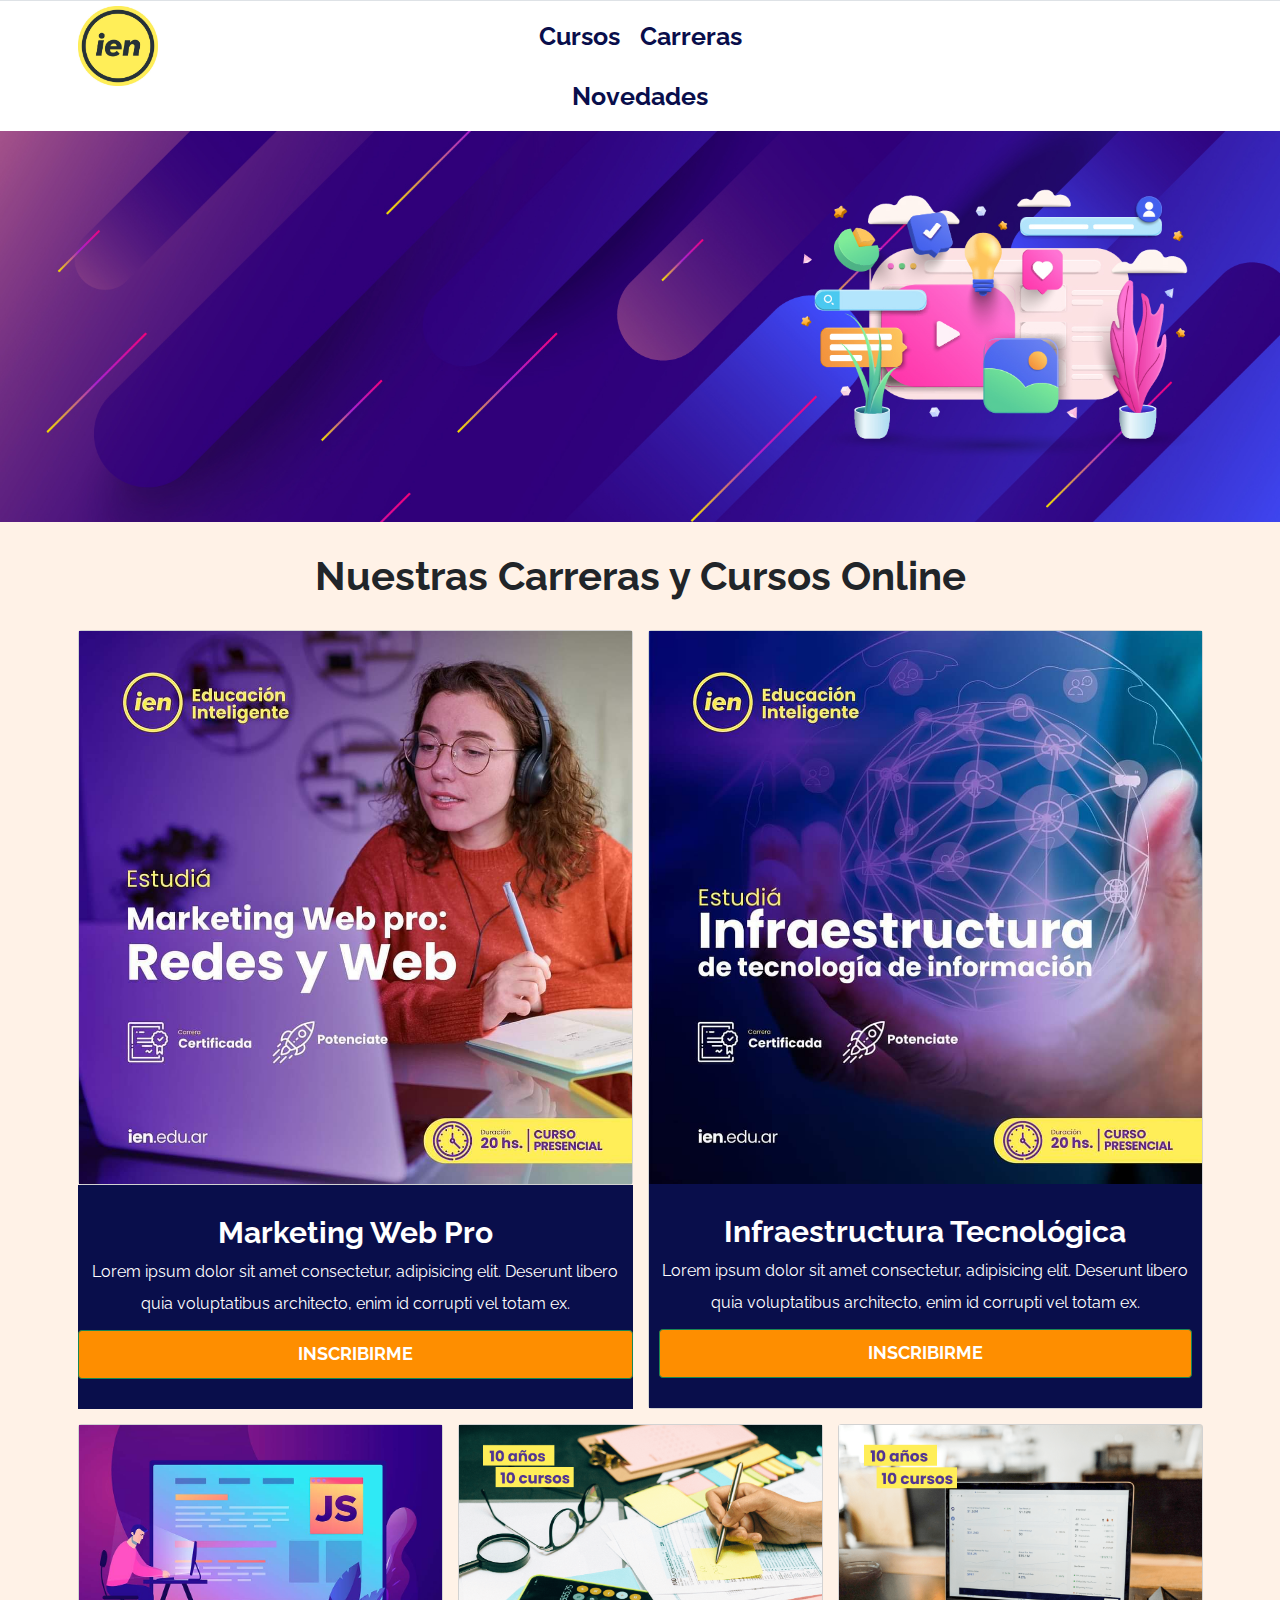
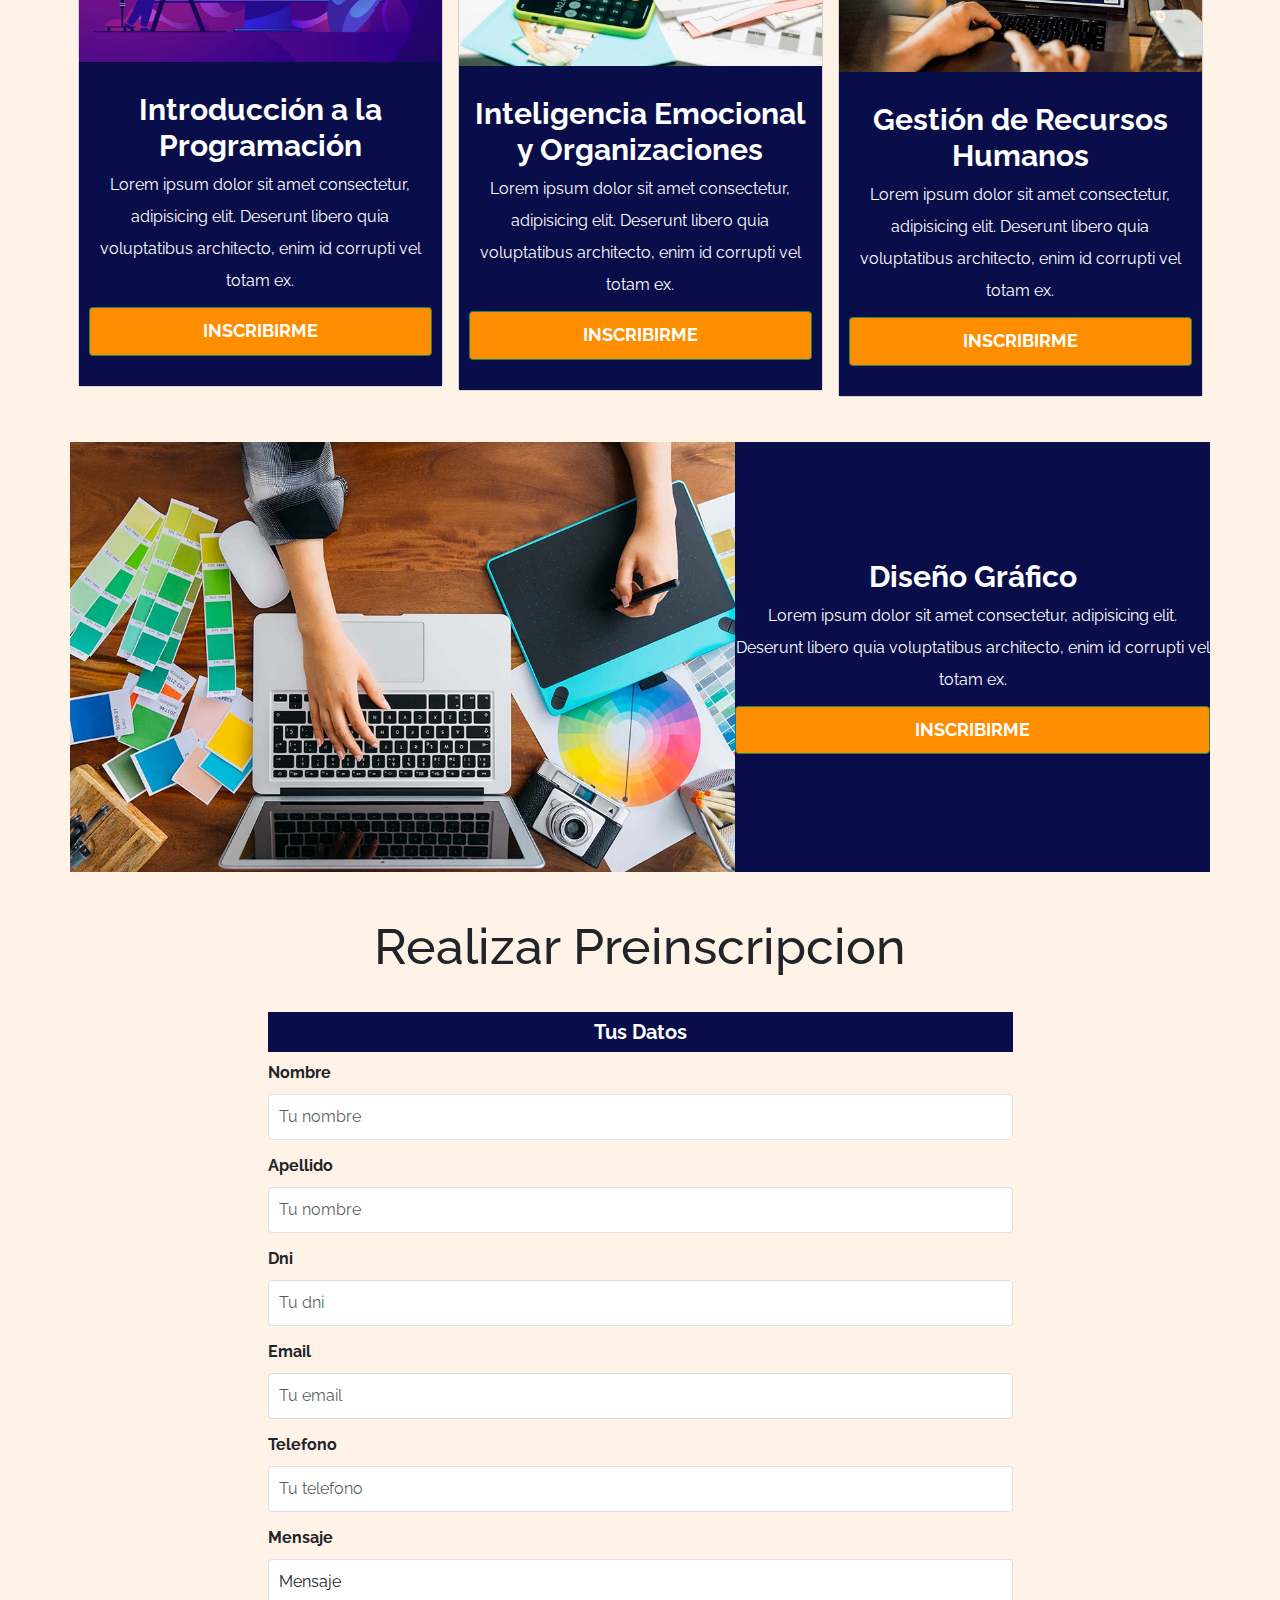
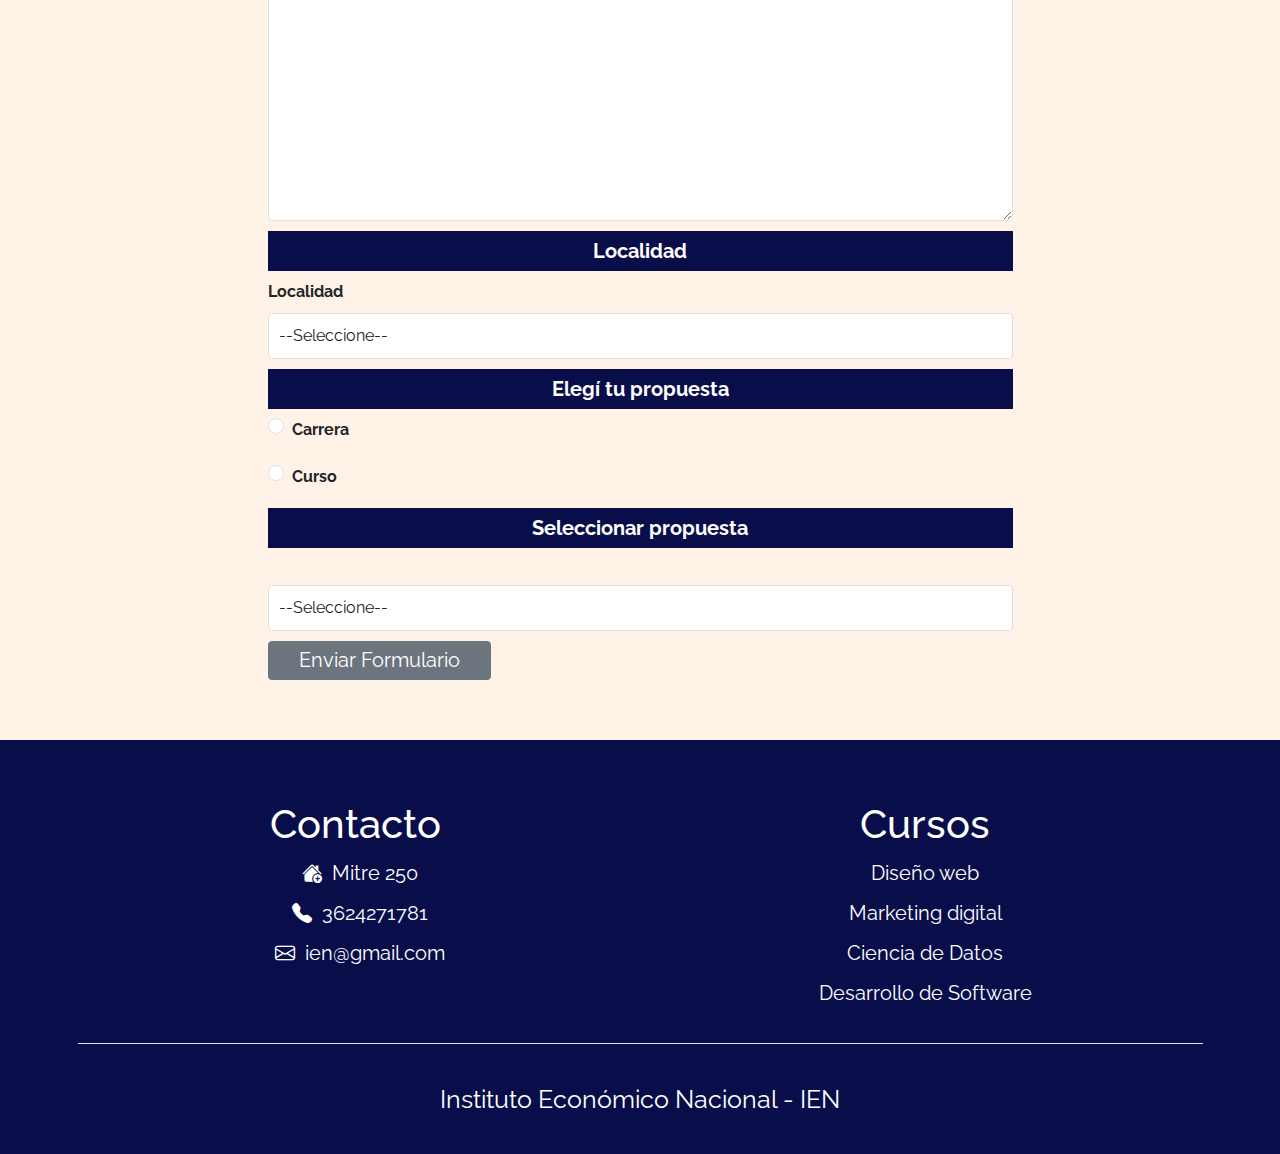
<file: index.html>
<!DOCTYPE html>
<html lang="en">
<head>
    <meta charset="UTF-8">
    <meta name="viewport" content="width=device-width, initial-scale=1.0">
    <title>Inicio</title>
    <link rel="preconnect" href="https://fonts.gstatic.com" crossorigin>
    <link href="https://fonts.googleapis.com/css2?family=Playfair+Display:wght@700&family=Raleway:wght@400;700;900&display=swap" rel="stylesheet">
    <link rel="stylesheet" href="https://cdn.jsdelivr.net/npm/bootstrap-icons@1.11.1/font/bootstrap-icons.css">
    <link rel="stylesheet" href="https://cdn.jsdelivr.net/npm/bootstrap@5.3.2/dist/css/bootstrap.min.css">
    <link rel="stylesheet" href="css/app.css">
</head>
<body>

    <nav class="bg-white border-top">
        <div class="container-xl py-2">
            <div class="row">
                <div class="col-md-4">
                    <a href="index.html">
                        <img class="img-banner" src="img/logo2.png" width="80px" alt="imagen logo">
                    </a>
                </div>
                <div class="col-md-4 d-flex justify-content-around align-items-center">
                    <ul class="nav flex-column flex-md-row justify-content-center">
                        <li class="nav-item">
                            <a class="nav-link fs-1 fw-bold text-primary" href="">Cursos</a>
                        </li>
                        <li class="nav-item">
                            <a class="nav-link fs-1 fw-bold text-primary" href="">Carreras</a>
                        </li>
                        <li class="nav-item">
                            <a class="nav-link fs-1 fw-bold text-primary" href="">Novedades</a>
                        </li>
                    </ul>
                </div>
                <div class="col-md-4">
    
                </div>
    
            </div>
        </div>
    </nav>
    

      <img class="banner d-none d-md-block img-fluid" src="img/banner.jpg" class="img-fluid" height="400px" width="100%" alt="imagen principal">

      <main class="container-xl">
        <h2 class="text-center my-5 fw-bold">Nuestras Carreras y Cursos Online</h2>

        <div class="row">
            <div class="col-md-6 mb-4">
                <div class="">
                    <a class="card" href="marketing.html">
                        <img class="categoria" src="img/curso1.jpg"" alt="imagen producto">
                    </a> 
                </div>
                                 
                    <div class="card-body text-center bg-primary text-white py-5">
                        <a class="text-decoration-none text-white" href="infreaestructura.html"><h3 class="fw-bold">Marketing Web Pro</h3></a>
                        <p>Lorem ipsum dolor sit amet consectetur, adipisicing elit. Deserunt libero quia voluptatibus architecto, enim id corrupti vel totam ex.</p>
                        <a class="btn btn-success fw-bold fs-3 py-3 text-uppercase d-block" href="marketing.html">Inscribirme</a>
                    </div>

            </div>
            <div class="col-md-6 mb-4">
                <div class="card">
                    <img src="img/curso2.jpg" alt="imagen producto">

                    <div class="card-body text-center bg-primary text-white py-5">
                        <a class="text-decoration-none text-white" href="infreaestructura.html"><h3 class="fw-bold">Infraestructura Tecnológica</h3></a>
                        <p>Lorem ipsum dolor sit amet consectetur, adipisicing elit. Deserunt libero quia voluptatibus architecto, enim id corrupti vel totam ex.</p>
                        <a class="btn btn-success fw-bold fs-3 py-3 text-uppercase d-block" href="infreaestructura.html">Inscribirme</a>
                    </div>

                </div>
            </div>
        </div>

        <div class="row">
            <div class="col-md-4 mb-4">
                <div class="card">
                    <img src="img/curso5.jpg" alt="imagen producto">

                    <div class="card-body text-center bg-primary text-white py-5">
                        <a class="text-decoration-none text-white" href="programacion.html"><h3 class="fw-bold">Introducción a la Programación</h3></a>
                        <p>Lorem ipsum dolor sit amet consectetur, adipisicing elit. Deserunt libero quia voluptatibus architecto, enim id corrupti vel totam ex.</p>
                        <a class="btn btn-success fw-bold fs-3 py-3 text-uppercase d-block" href="programacion.html">Inscribirme</a>
                    </div>

                </div>
            </div>
            <div class="col-md-4 mb-4">
                <div class="card">
                    <img src="img/curso10.png" alt="imagen producto">

                    <div class="card-body text-center bg-primary text-white py-5">
                        <a class="text-decoration-none text-white" href="iemocional.html"><h3 class="fw-bold">Inteligencia Emocional y Organizaciones</h3></a>
                        <p>Lorem ipsum dolor sit amet consectetur, adipisicing elit. Deserunt libero quia voluptatibus architecto, enim id corrupti vel totam ex.</p>
                        <a class="btn btn-success fw-bold fs-3 py-3 text-uppercase d-block" href="iemocional.html">Inscribirme</a>
                    </div>
                </div>
            </div>
            <div class="col-md-4 mb-4">
                <div class="card">
                    <img src="img/curso11.png" alt="imagen producto">

                    <div class="card-body text-center bg-primary text-white py-5">
                        <a class="text-decoration-none text-white" href="rhumanos.html"><h3 class="fw-bold">Gestión de Recursos Humanos</h3></a>
                        <p>Lorem ipsum dolor sit amet consectetur, adipisicing elit. Deserunt libero quia voluptatibus architecto, enim id corrupti vel totam ex.</p>
                        <a class="btn btn-success fw-bold fs-3 py-3 text-uppercase d-block" href="rhumanos.html">Inscribirme</a>
                    </div>

                </div>
            </div>

            <div class="row g-0 pt-5 mb-4"> <!--G-0 es para eliminar el espacio entre las columnas -->
              <div class="col-md-7 producto">
                  <img class="img-fluid curso" src="img/curso4.jpg" alt=" imagen curso1">
              </div>
              <div class="col-md-5 bg-primary text-center text-white d-flex flex-column justify-content-center">
                <a class="text-decoration-none text-white" href="diseñografico.html"><h3 class="fw-bold">Diseño Gráfico</h3></a>
                  <p>Lorem ipsum dolor sit amet consectetur, adipisicing elit. Deserunt libero quia voluptatibus architecto, enim id corrupti vel totam ex.</p>
                  <a class="btn btn-success fw-bold fs-3 py-3 text-uppercase" href="diseñografico.html">Inscribirme</a>
              </div>
          </div>
        </div>

    </main>

    <section class="container-xl pb-5">
      <h1 class="text-center py-5">Realizar Preinscripcion</h1>

      <div class="row justify-content-center">
        <form class="col-md-8" action="">
            <fieldset>
                <legend class="bg-primary text-center text-white fs-2 fw-bold">Tus Datos</legend>

                <div class="mb-3">
                    <label class="form-label fw-bold" for="nombre">Nombre</label>
                    <input type="text" class="form-control" id="nombre" placeholder="Tu nombre">
                </div>
                <div class="mb-3">
                    <label class="form-label fw-bold" for="nombre">Apellido</label>
                    <input type="text" class="form-control" id="nombre" placeholder="Tu nombre">
                </div>
                <div class="mb-3">
                    <label class="form-label fw-bold" for="asunto">Dni</label>
                    <input type="tel" class="form-control" id="asunto" placeholder="Tu dni">
                </div>
                <div class="mb-3">
                    <label class="form-label fw-bold" for="email">Email</label>
                    <input type="email" class="form-control" id="email" placeholder="Tu email">
                </div>
                <div class="mb-3">
                    <label class="form-label fw-bold" for="tel">Telefono</label>
                    <input type="tel" class="form-control" id="tel" placeholder="Tu telefono">
                </div>
                <div class="mb-3">
                    <label class="form-label fw-bold" for="tel">Mensaje</label>
                    <textarea class="form-control" name="" id="mensaje" cols="30" rows="10">Mensaje</textarea>
                </div>
            </fieldset>

            <fieldset>
                <legend class="bg-primary text-center text-white fs-2 fw-bold">Localidad</legend>
                <div class="mb-3">
                    <label class="form-label fw-bold" for="localidad">Localidad</label>
                    <select class="form-control" name="" id="localidad">
                        <option value="">--Seleccione--</option>
                        <option value="SP">Saenz Peña</option>
                        <option value="RS">Resistencia</option>
                        <option value="VA">Villa Angela</option>
                        <option value="VB">Villa Berthet</option>
                    </select>
                </div>
            </fieldset>

            <fieldset>
                <legend class="bg-primary text-center text-white fs-2 fw-bold">Elegí tu propuesta</legend>
                
                <div class="mb-3 form-check">
                    <label class="form-label fw-bold" for="cliente">Carrera</label>
                    <input name="tipo" type="radio" class="form-check-input" id="tel">
                </div>
                <!--Name es para relacionar los dos checkbutton y no se pueda seleccionar los 2 juntos-->
                <div class="mb-3 form-check">
                    <label class="form-label fw-bold" for="preveedor">Curso</label>
                    <input name="tipo" type="radio" class="form-check-input" id="proveedor">
                </div>
            </fieldset>

            <fieldset>
                <legend class="bg-primary text-center text-white fs-2 fw-bold">Seleccionar propuesta</legend>
                <div class="mb-3">
                    <label class="form-label fw-bold" for="localidad"></label>
                    <select class="form-control" name="" id="localidad">
                        <option value="">--Seleccione--</option>
                        <option value="SP">Desarrollo de Software</option>
                        <option value="RS">Marketing y redes sociales</option>
                        <option value="VA">Administración y logística</option>
                        <option value="VB">Informatica y redes</option>
                    </select>
                </div>
            </fieldset>

            <div class="d-grid d-md-flex">
                <input type="submit" class="btn btn-secondary fs-2 px-5" value="Enviar Formulario">
            </div>
            
        </form>

    </div>
    </section>

    <footer class="pt-5 mt-5 bg-primary">
        <div class="container-xl mt-5">
            <div class="row ">
                <div class="col-md-6 mb-4 mb-md-0 text-center text-white">
                    <h2 class="mb-2">Contacto</h2>
                    <nav class="d-flex flex-column fs-2">
                        <a class="text-decoration-none text-white" href="#"><i class="bi bi-house-add-fill px-3"></i>Mitre 250</a>
                        <a class="text-decoration-none text-white" href="#"><i class="bi bi-telephone-fill px-3"></i>3624271781</a>
                        <a class="text-decoration-none text-white" href="#"><i class="bi bi-envelope px-3"></i>ien@gmail.com</a>
                    </nav>
                </div>
                <div class="col-md-6 mb-4 mb-md-0 text-center text-white">
                    <h2 class="mb-2">Cursos</h2>
                    <nav class="d-flex flex-column fs-2">
                        <a class="text-decoration-none text-white" href="#">Diseño web</a>
                        <a class="text-decoration-none text-white" href="#">Marketing digital</a>
                        <a class="text-decoration-none text-white" href="#">Ciencia de Datos</a>
                        <a class="text-decoration-none text-white" href="#">Desarrollo de Software</a>
                    </nav>
                </div>
            </div> 
            <p class="p-5 text-white text-center fs-1 mt-5 mb-0 border-top">Instituto Económico Nacional - IEN</p>
        </div>
    </footer>

    <script src="https://cdn.jsdelivr.net/npm/bootstrap@5.3.2/dist/js/bootstrap.bundle.min.js"></script>
</body>
</html>
</file>
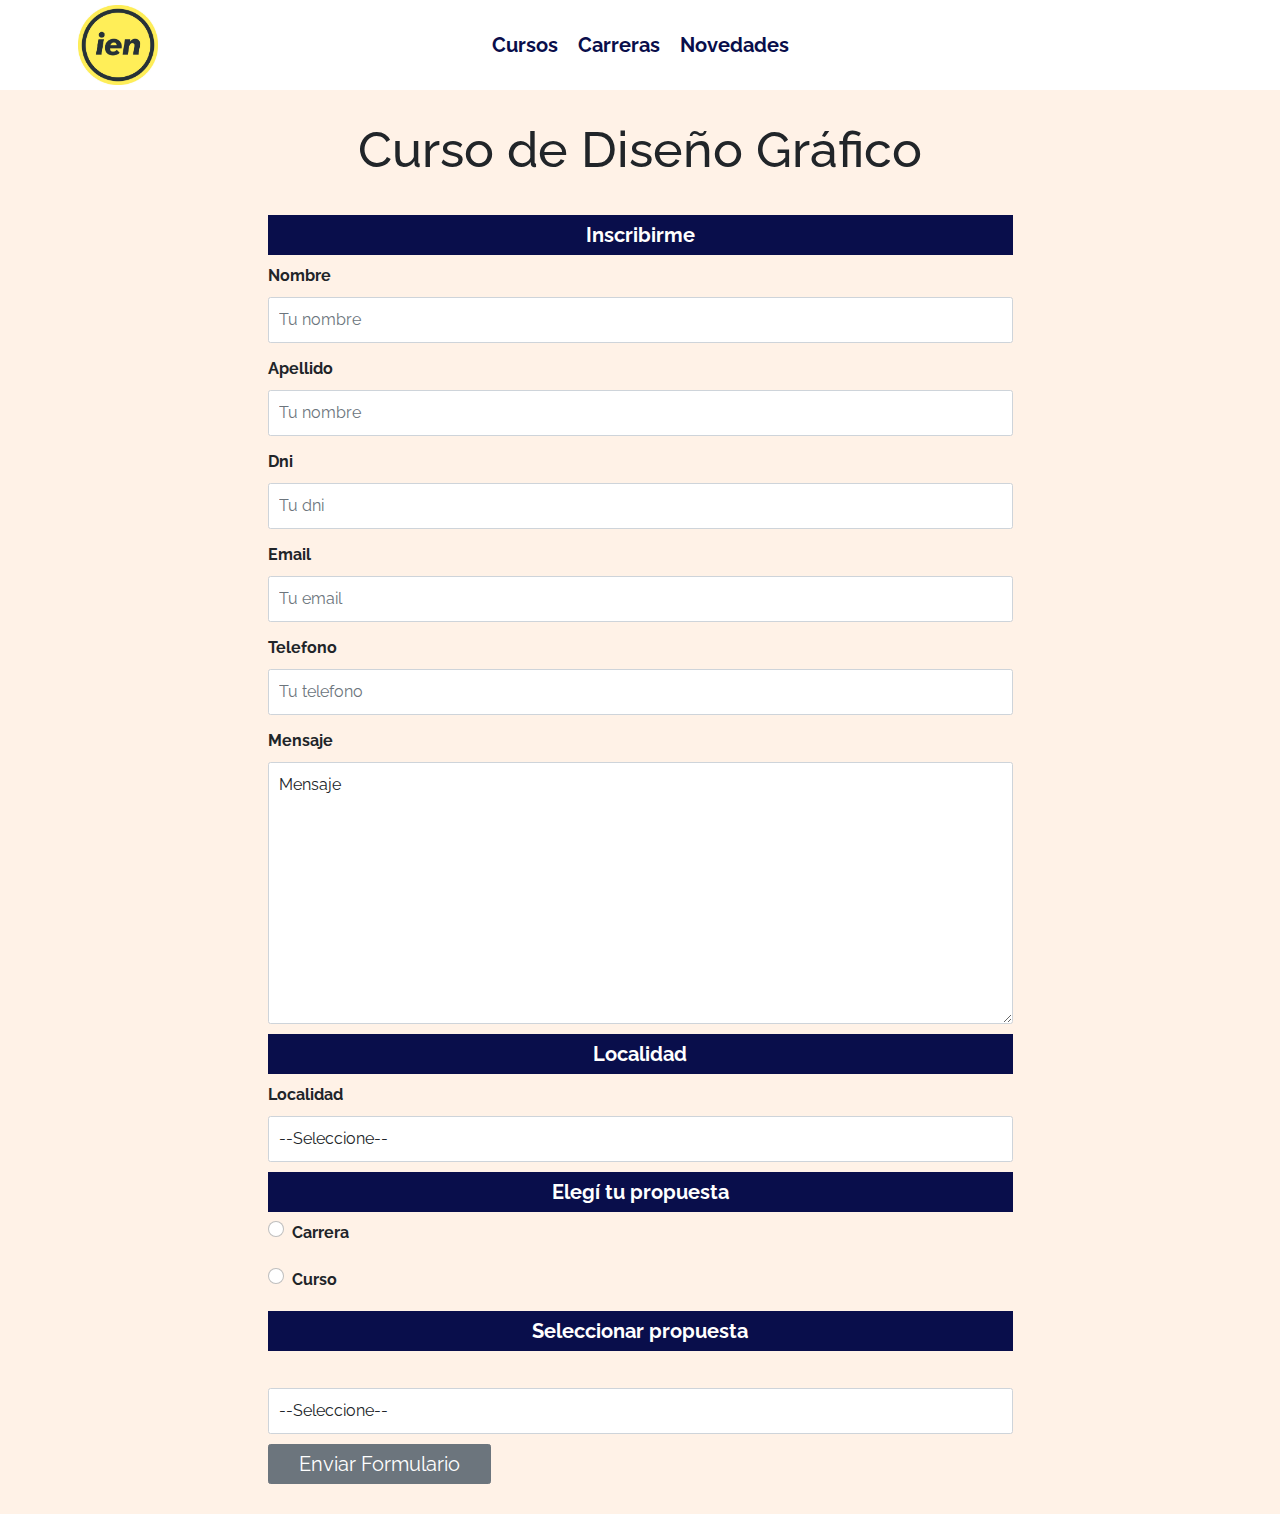
<file: diseñografico.html>
<!DOCTYPE html>
<html lang="en">
<head>
    <meta charset="UTF-8">
    <meta name="viewport" content="width=device-width, initial-scale=1.0">
    <title>Ecomerce</title>
    <link rel="preconnect" href="https://fonts.googleapis.com">
    <link rel="preconnect" href="https://fonts.gstatic.com" crossorigin>
    <link href="https://fonts.googleapis.com/css2?family=Playfair+Display:wght@700&family=Raleway:wght@400;700;900&display=swap" rel="stylesheet">
    <link rel="stylesheet" href="css/bootstrap.min.css">
    <link rel="stylesheet" href="css/app.css">
</head>
<body>
    
  <nav class="bg-white">
    <div class="container-xl py-2">
        <div class="row">
            <div class="col-md-4">
                <a href="index.html">
                    <img class="img-banner" src="img/logo2.png" width="80px" alt="imagen logo">
                </a>
            </div>
            <div class="col-md-4 d-flex justify-content-around align-items-center">
                <ul class="nav flex-column flex-md-row justify-content-center">
                    <li class="nav-item">
                        <a class="nav-link fs-2 fw-bold text-primary" href="">Cursos</a>
                    </li>
                    <li class="nav-item">
                        <a class="nav-link fs-2 fw-bold text-primary" href="">Carreras</a>
                    </li>
                    <li class="nav-item">
                        <a class="nav-link fs-2 fw-bold text-primary" href="">Novedades</a>
                    </li>
                </ul>
            </div>
            <div class="col-md-4">

            </div>

        </div>
    </div>
</nav>

      <section class="container-xl pb-5">
        <h1 class="text-center py-5">Curso de Diseño Gráfico</h1>
  
        <div class="row justify-content-center">
          <form class="col-md-8" action="">
              <fieldset>
                  <legend class="bg-primary text-center text-white fs-2 fw-bold">Inscribirme</legend>
  
                  <div class="mb-3">
                      <label class="form-label fw-bold" for="nombre">Nombre</label>
                      <input type="text" class="form-control" id="nombre" placeholder="Tu nombre">
                  </div>
                  <div class="mb-3">
                      <label class="form-label fw-bold" for="nombre">Apellido</label>
                      <input type="text" class="form-control" id="nombre" placeholder="Tu nombre">
                  </div>
                  <div class="mb-3">
                      <label class="form-label fw-bold" for="asunto">Dni</label>
                      <input type="tel" class="form-control" id="asunto" placeholder="Tu dni">
                  </div>
                  <div class="mb-3">
                      <label class="form-label fw-bold" for="email">Email</label>
                      <input type="email" class="form-control" id="email" placeholder="Tu email">
                  </div>
                  <div class="mb-3">
                      <label class="form-label fw-bold" for="tel">Telefono</label>
                      <input type="tel" class="form-control" id="tel" placeholder="Tu telefono">
                  </div>
                  <div class="mb-3">
                      <label class="form-label fw-bold" for="tel">Mensaje</label>
                      <textarea class="form-control" name="" id="mensaje" cols="30" rows="10">Mensaje</textarea>
                  </div>
              </fieldset>
  
              <fieldset>
                  <legend class="bg-primary text-center text-white fs-2 fw-bold">Localidad</legend>
                  <div class="mb-3">
                      <label class="form-label fw-bold" for="localidad">Localidad</label>
                      <select class="form-control" name="" id="localidad">
                          <option value="">--Seleccione--</option>
                          <option value="SP">Saenz Peña</option>
                          <option value="RS">Resistencia</option>
                          <option value="VA">Villa Angela</option>
                          <option value="VB">Villa Berthet</option>
                      </select>
                  </div>
              </fieldset>
  
              <fieldset>
                  <legend class="bg-primary text-center text-white fs-2 fw-bold">Elegí tu propuesta</legend>
                  
                  <div class="mb-3 form-check">
                      <label class="form-label fw-bold" for="cliente">Carrera</label>
                      <input name="tipo" type="radio" class="form-check-input" id="tel">
                  </div>
                  <!--Name es para relacionar los dos checkbutton y no se pueda seleccionar los 2 juntos-->
                  <div class="mb-3 form-check">
                      <label class="form-label fw-bold" for="preveedor">Curso</label>
                      <input name="tipo" type="radio" class="form-check-input" id="proveedor">
                  </div>
              </fieldset>
  
              <fieldset>
                  <legend class="bg-primary text-center text-white fs-2 fw-bold">Seleccionar propuesta</legend>
                  <div class="mb-3">
                      <label class="form-label fw-bold" for="localidad"></label>
                      <select class="form-control" name="" id="localidad">
                          <option value="">--Seleccione--</option>
                          <option value="SP">Desarrollo de Software</option>
                          <option value="RS">Marketing y redes sociales</option>
                          <option value="VA">Administración y logística</option>
                          <option value="VB">Informatica y redes</option>
                      </select>
                  </div>
              </fieldset>
  
              <div class="d-grid d-md-flex">
                  <input type="submit" class="btn btn-secondary fs-2 px-5" value="Enviar Formulario">
              </div>
              
          </form>
  
      </div>
      </section>
    
    
    <script src="js/bootstrap.bundle.min.js"></script>
</body>
</html>
</file>
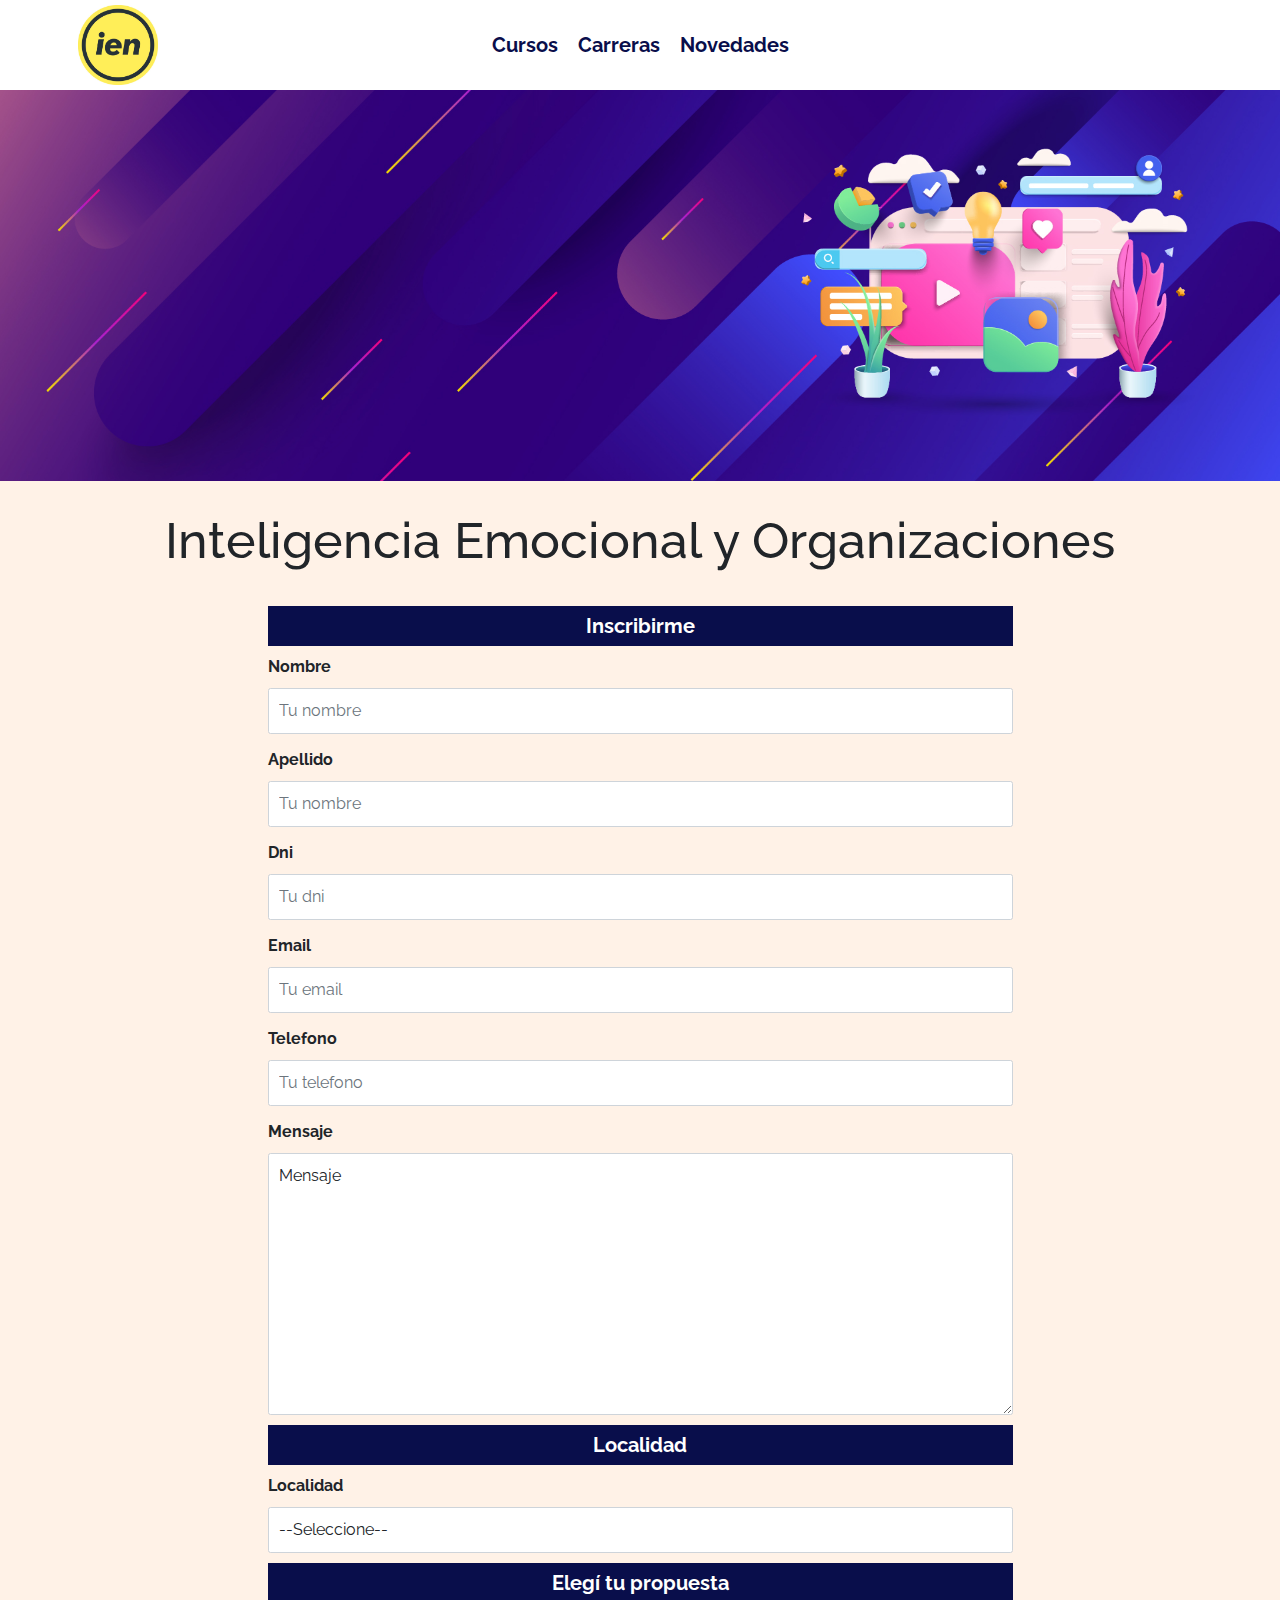
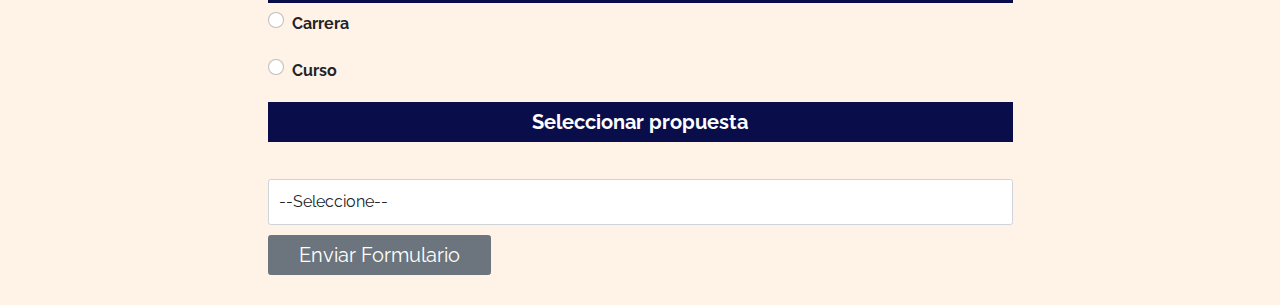
<file: iemocional.html>
<!DOCTYPE html>
<html lang="en">
<head>
    <meta charset="UTF-8">
    <meta name="viewport" content="width=device-width, initial-scale=1.0">
    <title>Ecomerce</title>
    <link rel="preconnect" href="https://fonts.googleapis.com">
    <link rel="preconnect" href="https://fonts.gstatic.com" crossorigin>
    <link href="https://fonts.googleapis.com/css2?family=Playfair+Display:wght@700&family=Raleway:wght@400;700;900&display=swap" rel="stylesheet">
    <link rel="stylesheet" href="css/bootstrap.min.css">
    <link rel="stylesheet" href="css/app.css">
</head>
<body>
    
  <nav class="bg-white">
    <div class="container-xl py-2">
        <div class="row">
            <div class="col-md-4">
                <a href="index.html">
                    <img class="img-banner" src="img/logo2.png" width="80px" alt="imagen logo">
                </a>
            </div>
            <div class="col-md-4 d-flex justify-content-around align-items-center">
                <ul class="nav flex-column flex-md-row justify-content-center">
                    <li class="nav-item">
                        <a class="nav-link fs-2 fw-bold text-primary" href="">Cursos</a>
                    </li>
                    <li class="nav-item">
                        <a class="nav-link fs-2 fw-bold text-primary" href="">Carreras</a>
                    </li>
                    <li class="nav-item">
                        <a class="nav-link fs-2 fw-bold text-primary" href="">Novedades</a>
                    </li>
                </ul>
            </div>
            <div class="col-md-4">

            </div>

        </div>
    </div>
</nav>

      <img src="img/banner.jpg" class="img-fluid" alt="imagen principal">

      <section class="container-xl pb-5">
        <h1 class="text-center py-5">Inteligencia Emocional y Organizaciones</h1>
  
        <div class="row justify-content-center">
          <form class="col-md-8" action="">
              <fieldset>
                  <legend class="bg-primary text-center text-white fs-2 fw-bold">Inscribirme</legend>
  
                  <div class="mb-3">
                      <label class="form-label fw-bold" for="nombre">Nombre</label>
                      <input type="text" class="form-control" id="nombre" placeholder="Tu nombre">
                  </div>
                  <div class="mb-3">
                      <label class="form-label fw-bold" for="nombre">Apellido</label>
                      <input type="text" class="form-control" id="nombre" placeholder="Tu nombre">
                  </div>
                  <div class="mb-3">
                      <label class="form-label fw-bold" for="asunto">Dni</label>
                      <input type="tel" class="form-control" id="asunto" placeholder="Tu dni">
                  </div>
                  <div class="mb-3">
                      <label class="form-label fw-bold" for="email">Email</label>
                      <input type="email" class="form-control" id="email" placeholder="Tu email">
                  </div>
                  <div class="mb-3">
                      <label class="form-label fw-bold" for="tel">Telefono</label>
                      <input type="tel" class="form-control" id="tel" placeholder="Tu telefono">
                  </div>
                  <div class="mb-3">
                      <label class="form-label fw-bold" for="tel">Mensaje</label>
                      <textarea class="form-control" name="" id="mensaje" cols="30" rows="10">Mensaje</textarea>
                  </div>
              </fieldset>
  
              <fieldset>
                  <legend class="bg-primary text-center text-white fs-2 fw-bold">Localidad</legend>
                  <div class="mb-3">
                      <label class="form-label fw-bold" for="localidad">Localidad</label>
                      <select class="form-control" name="" id="localidad">
                          <option value="">--Seleccione--</option>
                          <option value="SP">Saenz Peña</option>
                          <option value="RS">Resistencia</option>
                          <option value="VA">Villa Angela</option>
                          <option value="VB">Villa Berthet</option>
                      </select>
                  </div>
              </fieldset>
  
              <fieldset>
                  <legend class="bg-primary text-center text-white fs-2 fw-bold">Elegí tu propuesta</legend>
                  
                  <div class="mb-3 form-check">
                      <label class="form-label fw-bold" for="cliente">Carrera</label>
                      <input name="tipo" type="radio" class="form-check-input" id="tel">
                  </div>
                  <!--Name es para relacionar los dos checkbutton y no se pueda seleccionar los 2 juntos-->
                  <div class="mb-3 form-check">
                      <label class="form-label fw-bold" for="preveedor">Curso</label>
                      <input name="tipo" type="radio" class="form-check-input" id="proveedor">
                  </div>
              </fieldset>
  
              <fieldset>
                  <legend class="bg-primary text-center text-white fs-2 fw-bold">Seleccionar propuesta</legend>
                  <div class="mb-3">
                      <label class="form-label fw-bold" for="localidad"></label>
                      <select class="form-control" name="" id="localidad">
                          <option value="">--Seleccione--</option>
                          <option value="SP">Desarrollo de Software</option>
                          <option value="RS">Marketing y redes sociales</option>
                          <option value="VA">Administración y logística</option>
                          <option value="VB">Informatica y redes</option>
                      </select>
                  </div>
              </fieldset>
  
              <div class="d-grid d-md-flex">
                  <input type="submit" class="btn btn-secondary fs-2 px-5" value="Enviar Formulario">
              </div>
              
          </form>
  
      </div>
      </section>
    
    
    <script src="js/bootstrap.bundle.min.js"></script>
</body>
</html>
</file>
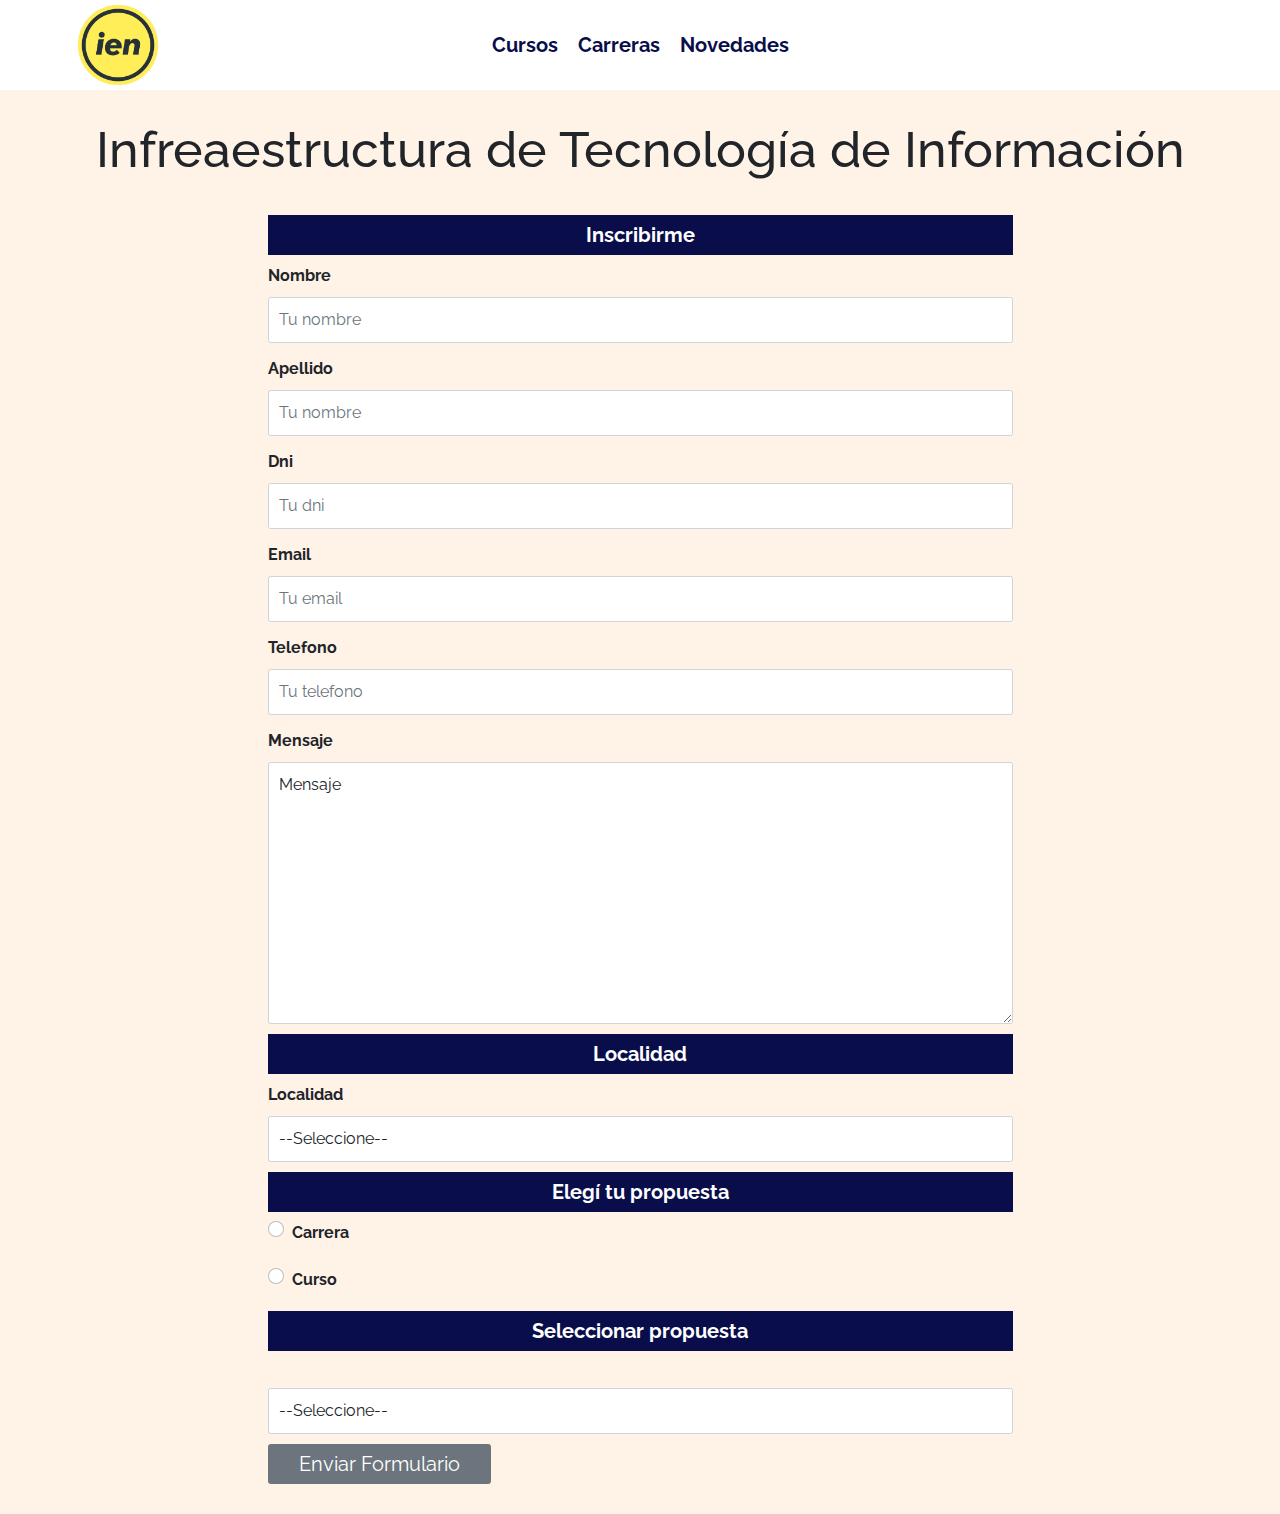
<file: infreaestructura.html>
<!DOCTYPE html>
<html lang="en">
<head>
    <meta charset="UTF-8">
    <meta name="viewport" content="width=device-width, initial-scale=1.0">
    <title>Ecomerce</title>
    <link rel="preconnect" href="https://fonts.googleapis.com">
    <link rel="preconnect" href="https://fonts.gstatic.com" crossorigin>
    <link href="https://fonts.googleapis.com/css2?family=Playfair+Display:wght@700&family=Raleway:wght@400;700;900&display=swap" rel="stylesheet">
    <link rel="stylesheet" href="css/bootstrap.min.css">
    <link rel="stylesheet" href="css/app.css">
</head>
<body>
    
  <nav class="bg-white">
    <div class="container-xl py-2">
        <div class="row">
            <div class="col-md-4">
                <a href="index.html">
                    <img class="img-banner" src="img/logo2.png" width="80px" alt="imagen logo">
                </a>
            </div>
            <div class="col-md-4 d-flex justify-content-around align-items-center">
                <ul class="nav flex-column flex-md-row justify-content-center">
                    <li class="nav-item">
                        <a class="nav-link fs-2 fw-bold text-primary" href="">Cursos</a>
                    </li>
                    <li class="nav-item">
                        <a class="nav-link fs-2 fw-bold text-primary" href="">Carreras</a>
                    </li>
                    <li class="nav-item">
                        <a class="nav-link fs-2 fw-bold text-primary" href="">Novedades</a>
                    </li>
                </ul>
            </div>
            <div class="col-md-4">

            </div>

        </div>
    </div>
</nav>

      <section class="container-xl pb-5">
        <h1 class="text-center py-5">Infreaestructura de Tecnología de Información</h1>
  
        <div class="row justify-content-center">
          <form class="col-md-8" action="">
              <fieldset>
                  <legend class="bg-primary text-center text-white fs-2 fw-bold">Inscribirme</legend>
  
                  <div class="mb-3">
                      <label class="form-label fw-bold" for="nombre">Nombre</label>
                      <input type="text" class="form-control" id="nombre" placeholder="Tu nombre">
                  </div>
                  <div class="mb-3">
                      <label class="form-label fw-bold" for="nombre">Apellido</label>
                      <input type="text" class="form-control" id="nombre" placeholder="Tu nombre">
                  </div>
                  <div class="mb-3">
                      <label class="form-label fw-bold" for="asunto">Dni</label>
                      <input type="tel" class="form-control" id="asunto" placeholder="Tu dni">
                  </div>
                  <div class="mb-3">
                      <label class="form-label fw-bold" for="email">Email</label>
                      <input type="email" class="form-control" id="email" placeholder="Tu email">
                  </div>
                  <div class="mb-3">
                      <label class="form-label fw-bold" for="tel">Telefono</label>
                      <input type="tel" class="form-control" id="tel" placeholder="Tu telefono">
                  </div>
                  <div class="mb-3">
                      <label class="form-label fw-bold" for="tel">Mensaje</label>
                      <textarea class="form-control" name="" id="mensaje" cols="30" rows="10">Mensaje</textarea>
                  </div>
              </fieldset>
  
              <fieldset>
                  <legend class="bg-primary text-center text-white fs-2 fw-bold">Localidad</legend>
                  <div class="mb-3">
                      <label class="form-label fw-bold" for="localidad">Localidad</label>
                      <select class="form-control" name="" id="localidad">
                          <option value="">--Seleccione--</option>
                          <option value="SP">Saenz Peña</option>
                          <option value="RS">Resistencia</option>
                          <option value="VA">Villa Angela</option>
                          <option value="VB">Villa Berthet</option>
                      </select>
                  </div>
              </fieldset>
  
              <fieldset>
                  <legend class="bg-primary text-center text-white fs-2 fw-bold">Elegí tu propuesta</legend>
                  
                  <div class="mb-3 form-check">
                      <label class="form-label fw-bold" for="cliente">Carrera</label>
                      <input name="tipo" type="radio" class="form-check-input" id="tel">
                  </div>
                  <!--Name es para relacionar los dos checkbutton y no se pueda seleccionar los 2 juntos-->
                  <div class="mb-3 form-check">
                      <label class="form-label fw-bold" for="preveedor">Curso</label>
                      <input name="tipo" type="radio" class="form-check-input" id="proveedor">
                  </div>
              </fieldset>
  
              <fieldset>
                  <legend class="bg-primary text-center text-white fs-2 fw-bold">Seleccionar propuesta</legend>
                  <div class="mb-3">
                      <label class="form-label fw-bold" for="localidad"></label>
                      <select class="form-control" name="" id="localidad">
                          <option value="">--Seleccione--</option>
                          <option value="SP">Desarrollo de Software</option>
                          <option value="RS">Marketing y redes sociales</option>
                          <option value="VA">Administración y logística</option>
                          <option value="VB">Informatica y redes</option>
                      </select>
                  </div>
              </fieldset>
  
              <div class="d-grid d-md-flex">
                  <input type="submit" class="btn btn-secondary fs-2 px-5" value="Enviar Formulario">
              </div>
              
          </form>
  
      </div>
      </section>
    
    
    <script src="js/bootstrap.bundle.min.js"></script>
</body>
</html>
</file>
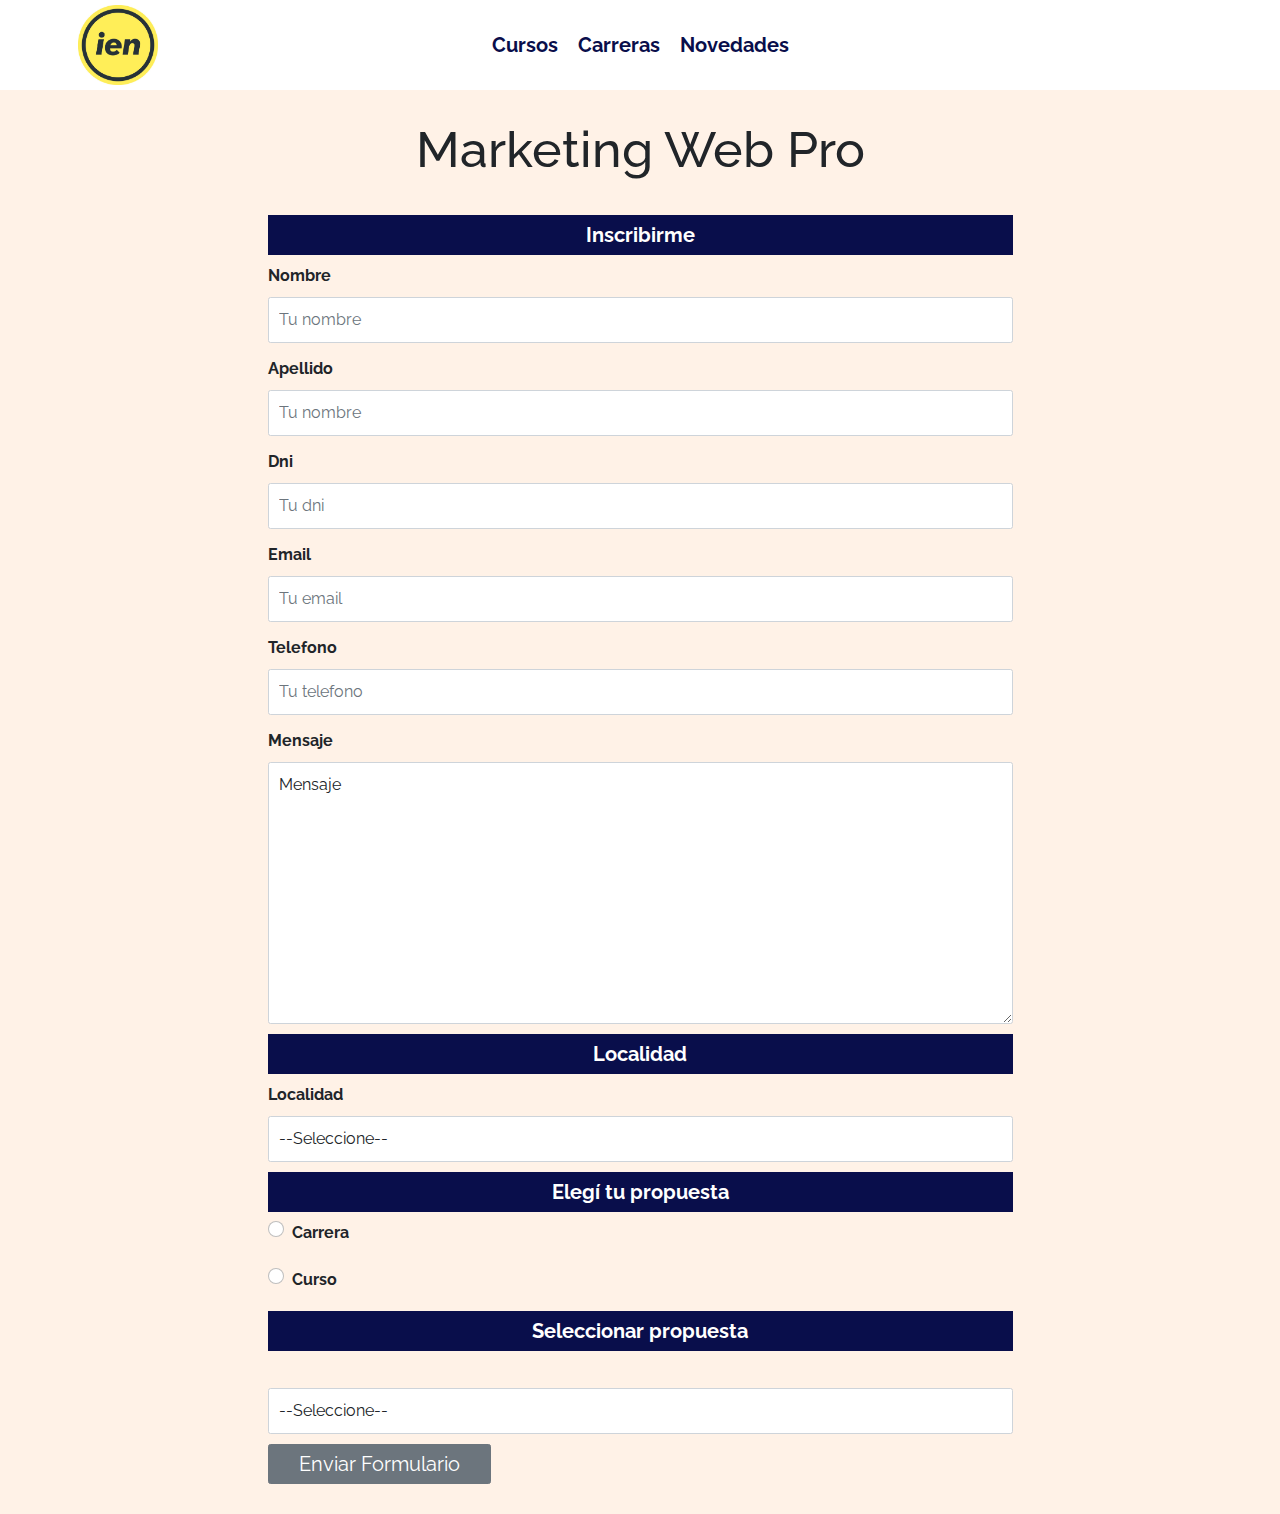
<file: marketing.html>
<!DOCTYPE html>
<html lang="en">
<head>
    <meta charset="UTF-8">
    <meta name="viewport" content="width=device-width, initial-scale=1.0">
    <title>Ecomerce</title>
    <link rel="preconnect" href="https://fonts.googleapis.com">
    <link rel="preconnect" href="https://fonts.gstatic.com" crossorigin>
    <link href="https://fonts.googleapis.com/css2?family=Playfair+Display:wght@700&family=Raleway:wght@400;700;900&display=swap" rel="stylesheet">
    <link rel="stylesheet" href="css/bootstrap.min.css">
    <link rel="stylesheet" href="css/app.css">
</head>
<body>
    
  <nav class="bg-white">
    <div class="container-xl py-2">
        <div class="row">
            <div class="col-md-4">
                <a href="index.html">
                    <img class="img-banner" src="img/logo2.png" width="80px" alt="imagen logo">
                </a>
            </div>
            <div class="col-md-4 d-flex justify-content-around align-items-center">
                <ul class="nav flex-column flex-md-row justify-content-center">
                    <li class="nav-item">
                        <a class="nav-link fs-2 fw-bold text-primary" href="">Cursos</a>
                    </li>
                    <li class="nav-item">
                        <a class="nav-link fs-2 fw-bold text-primary" href="">Carreras</a>
                    </li>
                    <li class="nav-item">
                        <a class="nav-link fs-2 fw-bold text-primary" href="">Novedades</a>
                    </li>
                </ul>
            </div>
            <div class="col-md-4">

            </div>

        </div>
    </div>
</nav>


      <section class="container-xl pb-5">
        <h1 class="text-center py-5">Marketing Web Pro</h1>
  
        <div class="row justify-content-center">
          <form class="col-md-8" action="">
              <fieldset>
                  <legend class="bg-primary text-center text-white fs-2 fw-bold">Inscribirme</legend>
  
                  <div class="mb-3">
                      <label class="form-label fw-bold" for="nombre">Nombre</label>
                      <input type="text" class="form-control" id="nombre" placeholder="Tu nombre">
                  </div>
                  <div class="mb-3">
                      <label class="form-label fw-bold" for="nombre">Apellido</label>
                      <input type="text" class="form-control" id="nombre" placeholder="Tu nombre">
                  </div>
                  <div class="mb-3">
                      <label class="form-label fw-bold" for="asunto">Dni</label>
                      <input type="tel" class="form-control" id="asunto" placeholder="Tu dni">
                  </div>
                  <div class="mb-3">
                      <label class="form-label fw-bold" for="email">Email</label>
                      <input type="email" class="form-control" id="email" placeholder="Tu email">
                  </div>
                  <div class="mb-3">
                      <label class="form-label fw-bold" for="tel">Telefono</label>
                      <input type="tel" class="form-control" id="tel" placeholder="Tu telefono">
                  </div>
                  <div class="mb-3">
                      <label class="form-label fw-bold" for="tel">Mensaje</label>
                      <textarea class="form-control" name="" id="mensaje" cols="30" rows="10">Mensaje</textarea>
                  </div>
              </fieldset>
  
              <fieldset>
                  <legend class="bg-primary text-center text-white fs-2 fw-bold">Localidad</legend>
                  <div class="mb-3">
                      <label class="form-label fw-bold" for="localidad">Localidad</label>
                      <select class="form-control" name="" id="localidad">
                          <option value="">--Seleccione--</option>
                          <option value="SP">Saenz Peña</option>
                          <option value="RS">Resistencia</option>
                          <option value="VA">Villa Angela</option>
                          <option value="VB">Villa Berthet</option>
                      </select>
                  </div>
              </fieldset>
  
              <fieldset>
                  <legend class="bg-primary text-center text-white fs-2 fw-bold">Elegí tu propuesta</legend>
                  
                  <div class="mb-3 form-check">
                      <label class="form-label fw-bold" for="cliente">Carrera</label>
                      <input name="tipo" type="radio" class="form-check-input" id="tel">
                  </div>
                  <!--Name es para relacionar los dos checkbutton y no se pueda seleccionar los 2 juntos-->
                  <div class="mb-3 form-check">
                      <label class="form-label fw-bold" for="preveedor">Curso</label>
                      <input name="tipo" type="radio" class="form-check-input" id="proveedor">
                  </div>
              </fieldset>
  
              <fieldset>
                  <legend class="bg-primary text-center text-white fs-2 fw-bold">Seleccionar propuesta</legend>
                  <div class="mb-3">
                      <label class="form-label fw-bold" for="localidad"></label>
                      <select class="form-control" name="" id="localidad">
                          <option value="">--Seleccione--</option>
                          <option value="SP">Desarrollo de Software</option>
                          <option value="RS">Marketing y redes sociales</option>
                          <option value="VA">Administración y logística</option>
                          <option value="VB">Informatica y redes</option>
                      </select>
                  </div>
              </fieldset>
  
              <div class="d-grid d-md-flex">
                  <input type="submit" class="btn btn-secondary fs-2 px-5" value="Enviar Formulario">
              </div>
              
          </form>
  
      </div>
      </section>
    
    <script src="js/bootstrap.bundle.min.js"></script>
</body>
</html>
</file>
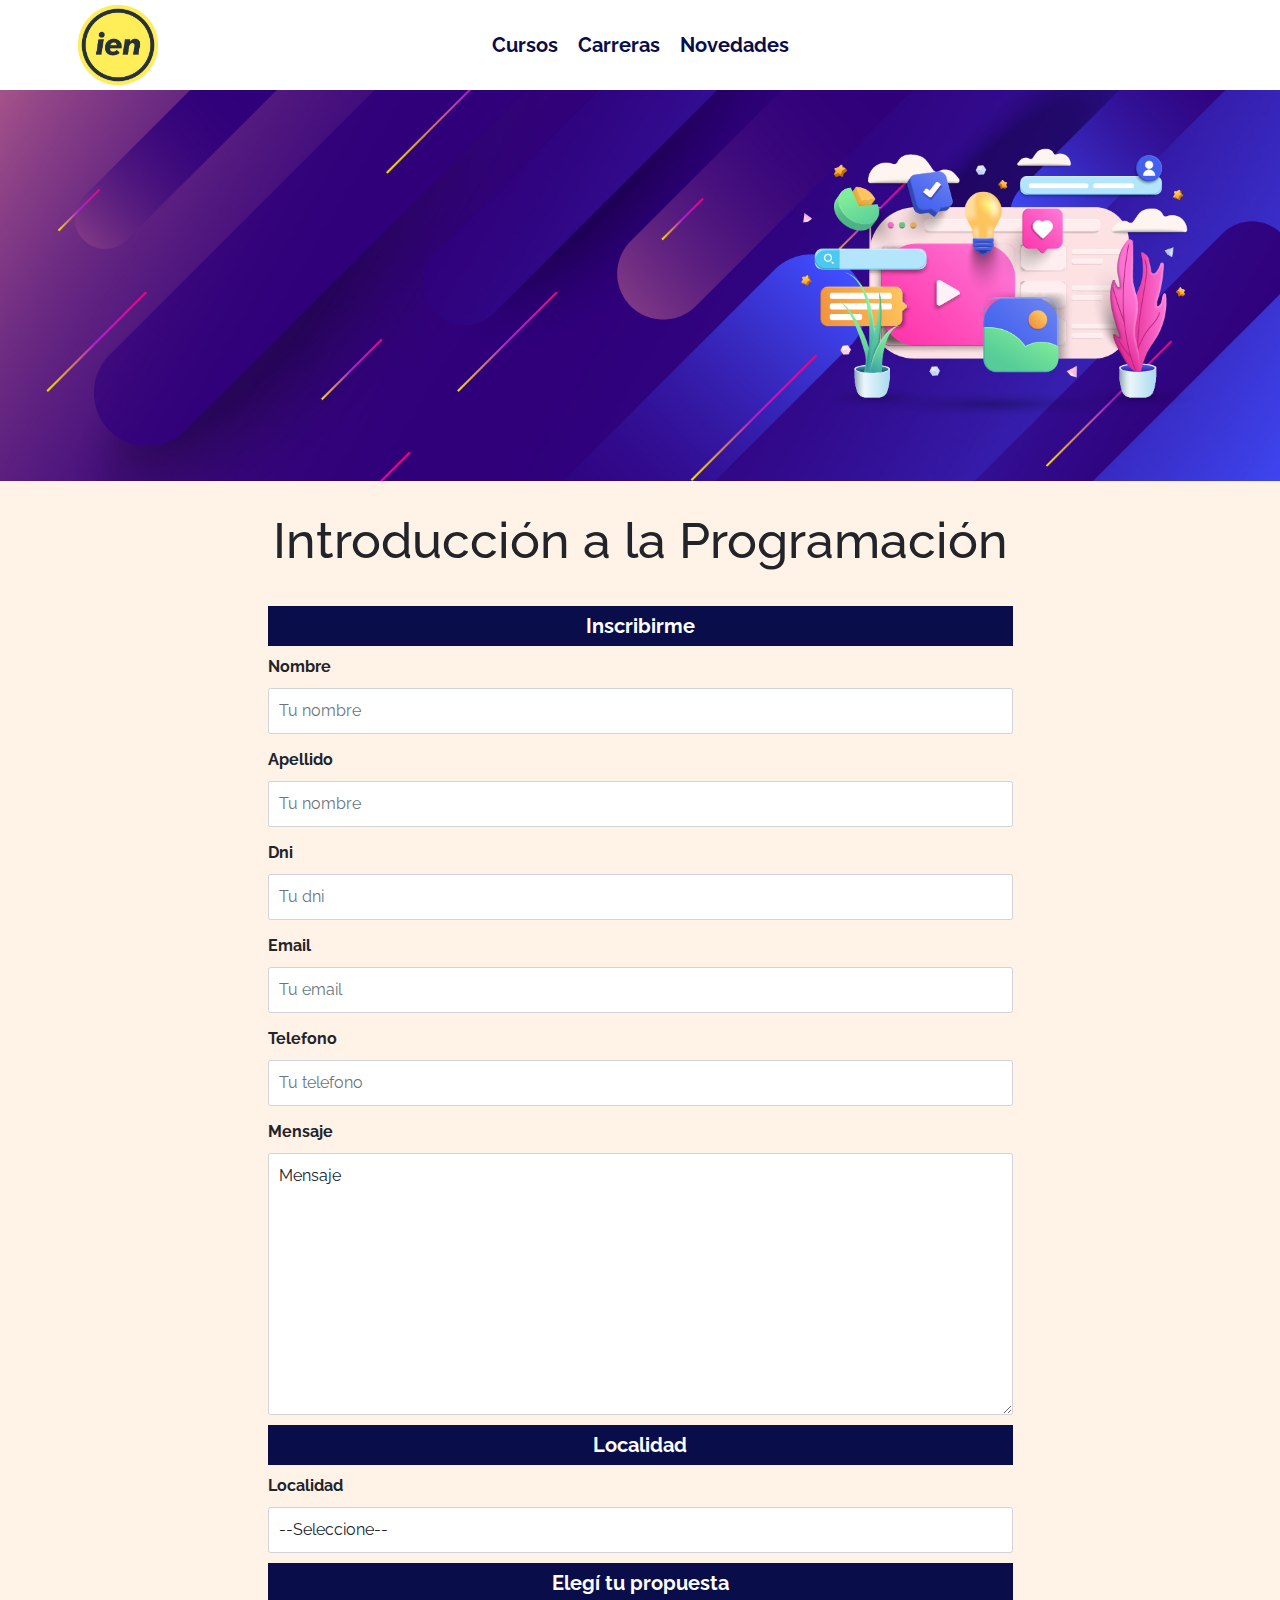
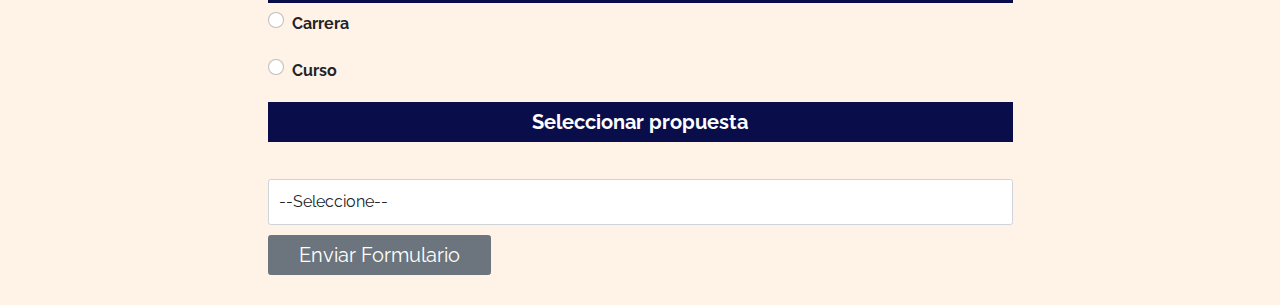
<file: programacion.html>
<!DOCTYPE html>
<html lang="en">
<head>
    <meta charset="UTF-8">
    <meta name="viewport" content="width=device-width, initial-scale=1.0">
    <title>Ecomerce</title>
    <link rel="preconnect" href="https://fonts.googleapis.com">
    <link rel="preconnect" href="https://fonts.gstatic.com" crossorigin>
    <link href="https://fonts.googleapis.com/css2?family=Playfair+Display:wght@700&family=Raleway:wght@400;700;900&display=swap" rel="stylesheet">
    <link rel="stylesheet" href="css/bootstrap.min.css">
    <link rel="stylesheet" href="css/app.css">
</head>
<body>
    
  <nav class="bg-white">
    <div class="container-xl py-2">
        <div class="row">
            <div class="col-md-4">
                <a href="index.html">
                    <img class="img-banner" src="img/logo2.png" width="80px" alt="imagen logo">
                </a>
            </div>
            <div class="col-md-4 d-flex justify-content-around align-items-center">
                <ul class="nav flex-column flex-md-row justify-content-center">
                    <li class="nav-item">
                        <a class="nav-link fs-2 fw-bold text-primary" href="">Cursos</a>
                    </li>
                    <li class="nav-item">
                        <a class="nav-link fs-2 fw-bold text-primary" href="">Carreras</a>
                    </li>
                    <li class="nav-item">
                        <a class="nav-link fs-2 fw-bold text-primary" href="">Novedades</a>
                    </li>
                </ul>
            </div>
            <div class="col-md-4">

            </div>

        </div>
    </div>
</nav>

      <img src="img/banner.jpg" class="img-fluid" alt="imagen principal">

      <section class="container-xl pb-5">
        <h1 class="text-center py-5">Introducción a la Programación</h1>
  
        <div class="row justify-content-center">
          <form class="col-md-8" action="">
              <fieldset>
                  <legend class="bg-primary text-center text-white fs-2 fw-bold">Inscribirme</legend>
  
                  <div class="mb-3">
                      <label class="form-label fw-bold" for="nombre">Nombre</label>
                      <input type="text" class="form-control" id="nombre" placeholder="Tu nombre">
                  </div>
                  <div class="mb-3">
                      <label class="form-label fw-bold" for="nombre">Apellido</label>
                      <input type="text" class="form-control" id="nombre" placeholder="Tu nombre">
                  </div>
                  <div class="mb-3">
                      <label class="form-label fw-bold" for="asunto">Dni</label>
                      <input type="tel" class="form-control" id="asunto" placeholder="Tu dni">
                  </div>
                  <div class="mb-3">
                      <label class="form-label fw-bold" for="email">Email</label>
                      <input type="email" class="form-control" id="email" placeholder="Tu email">
                  </div>
                  <div class="mb-3">
                      <label class="form-label fw-bold" for="tel">Telefono</label>
                      <input type="tel" class="form-control" id="tel" placeholder="Tu telefono">
                  </div>
                  <div class="mb-3">
                      <label class="form-label fw-bold" for="tel">Mensaje</label>
                      <textarea class="form-control" name="" id="mensaje" cols="30" rows="10">Mensaje</textarea>
                  </div>
              </fieldset>
  
              <fieldset>
                  <legend class="bg-primary text-center text-white fs-2 fw-bold">Localidad</legend>
                  <div class="mb-3">
                      <label class="form-label fw-bold" for="localidad">Localidad</label>
                      <select class="form-control" name="" id="localidad">
                          <option value="">--Seleccione--</option>
                          <option value="SP">Saenz Peña</option>
                          <option value="RS">Resistencia</option>
                          <option value="VA">Villa Angela</option>
                          <option value="VB">Villa Berthet</option>
                      </select>
                  </div>
              </fieldset>
  
              <fieldset>
                  <legend class="bg-primary text-center text-white fs-2 fw-bold">Elegí tu propuesta</legend>
                  
                  <div class="mb-3 form-check">
                      <label class="form-label fw-bold" for="cliente">Carrera</label>
                      <input name="tipo" type="radio" class="form-check-input" id="tel">
                  </div>
                  <!--Name es para relacionar los dos checkbutton y no se pueda seleccionar los 2 juntos-->
                  <div class="mb-3 form-check">
                      <label class="form-label fw-bold" for="preveedor">Curso</label>
                      <input name="tipo" type="radio" class="form-check-input" id="proveedor">
                  </div>
              </fieldset>
  
              <fieldset>
                  <legend class="bg-primary text-center text-white fs-2 fw-bold">Seleccionar propuesta</legend>
                  <div class="mb-3">
                      <label class="form-label fw-bold" for="localidad"></label>
                      <select class="form-control" name="" id="localidad">
                          <option value="">--Seleccione--</option>
                          <option value="SP">Desarrollo de Software</option>
                          <option value="RS">Marketing y redes sociales</option>
                          <option value="VA">Administración y logística</option>
                          <option value="VB">Informatica y redes</option>
                      </select>
                  </div>
              </fieldset>
  
              <div class="d-grid d-md-flex">
                  <input type="submit" class="btn btn-secondary fs-2 px-5" value="Enviar Formulario">
              </div>
              
          </form>
  
      </div>
      </section>
    
    
    <script src="js/bootstrap.bundle.min.js"></script>
</body>
</html>
</file>
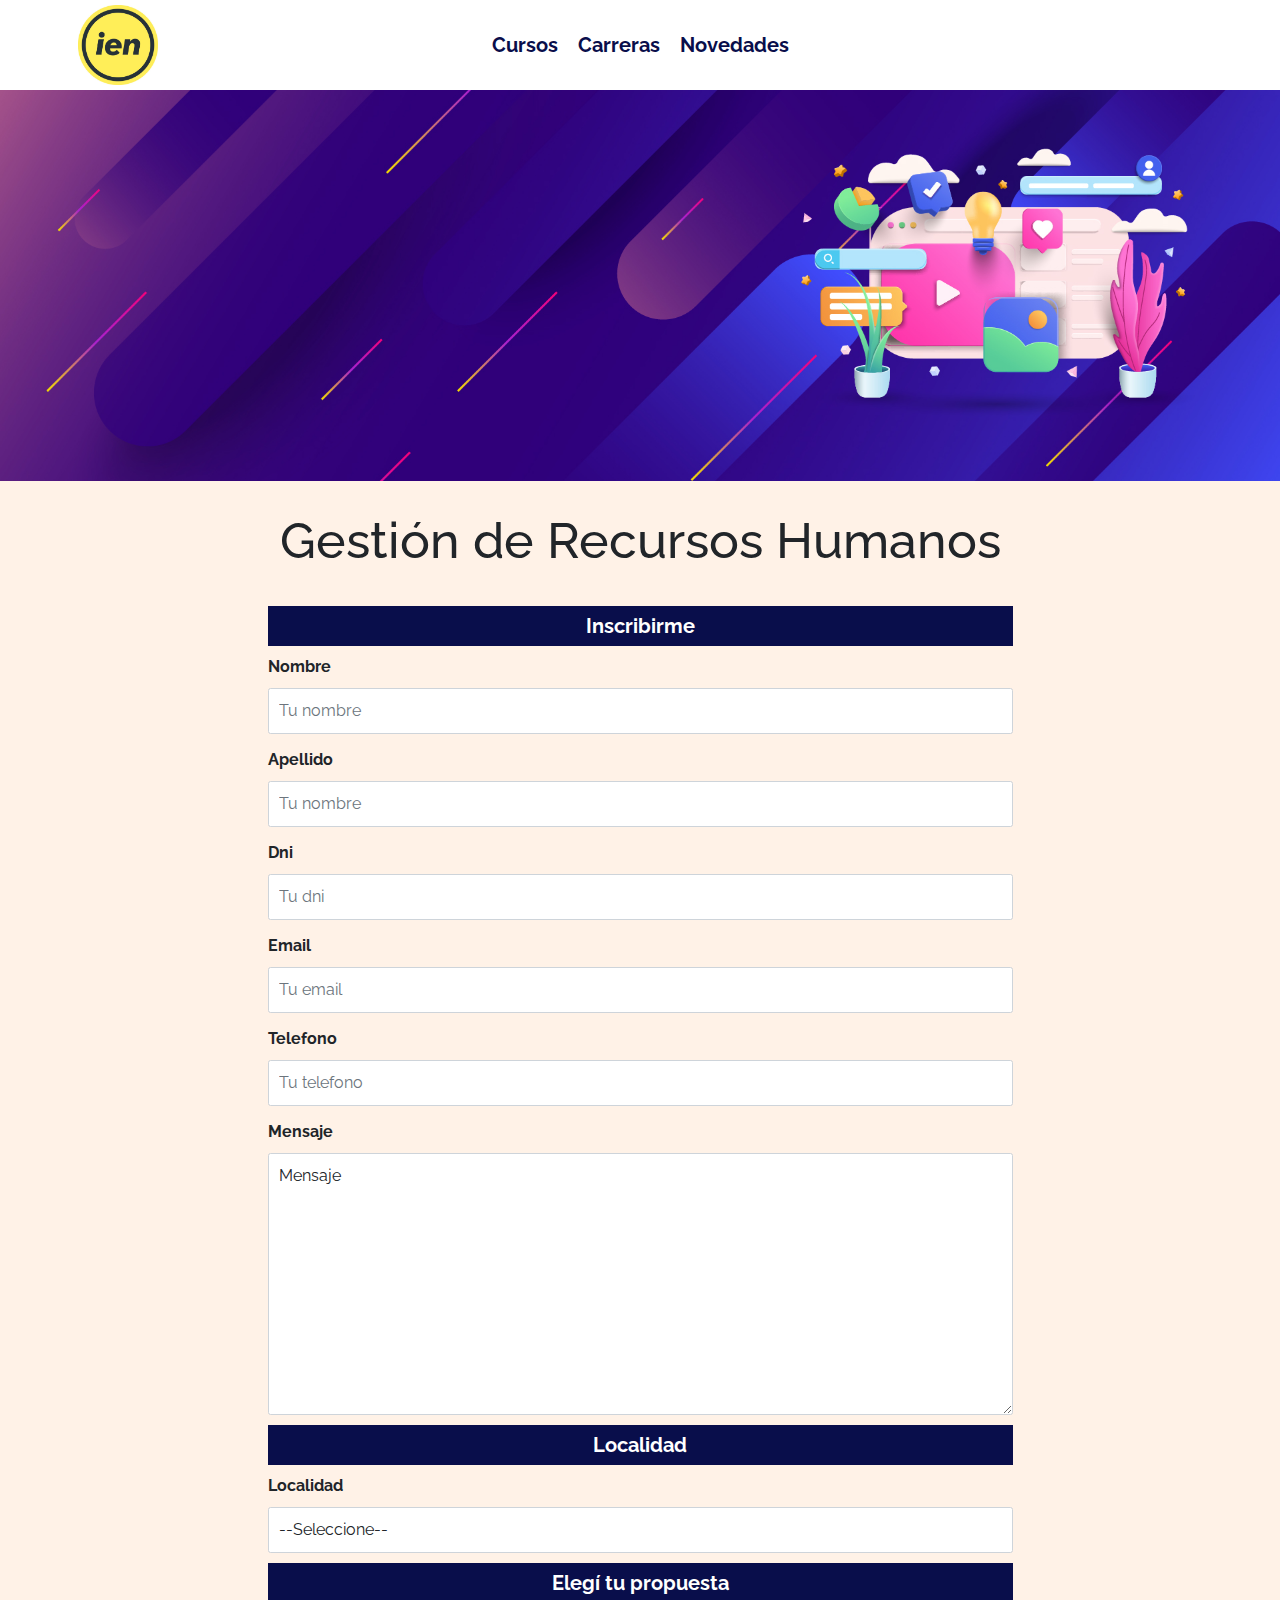
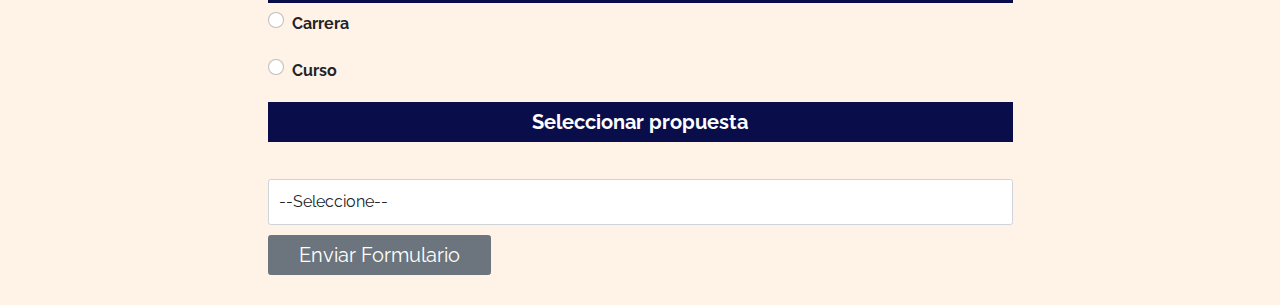
<file: rhumanos.html>
<!DOCTYPE html>
<html lang="en">
<head>
    <meta charset="UTF-8">
    <meta name="viewport" content="width=device-width, initial-scale=1.0">
    <title>Ecomerce</title>
    <link rel="preconnect" href="https://fonts.googleapis.com">
    <link rel="preconnect" href="https://fonts.gstatic.com" crossorigin>
    <link href="https://fonts.googleapis.com/css2?family=Playfair+Display:wght@700&family=Raleway:wght@400;700;900&display=swap" rel="stylesheet">
    <link rel="stylesheet" href="css/bootstrap.min.css">
    <link rel="stylesheet" href="css/app.css">
</head>
<body>
    
  <nav class="bg-white">
    <div class="container-xl py-2">
        <div class="row">
            <div class="col-md-4">
                <a href="index.html">
                    <img class="img-banner" src="img/logo2.png" width="80px" alt="imagen logo">
                </a>
            </div>
            <div class="col-md-4 d-flex justify-content-around align-items-center">
                <ul class="nav flex-column flex-md-row justify-content-center">
                    <li class="nav-item">
                        <a class="nav-link fs-2 fw-bold text-primary" href="">Cursos</a>
                    </li>
                    <li class="nav-item">
                        <a class="nav-link fs-2 fw-bold text-primary" href="">Carreras</a>
                    </li>
                    <li class="nav-item">
                        <a class="nav-link fs-2 fw-bold text-primary" href="">Novedades</a>
                    </li>
                </ul>
            </div>
            <div class="col-md-4">

            </div>

        </div>
    </div>
</nav>

      <img src="img/banner.jpg" class="img-fluid" alt="imagen principal">

      <section class="container-xl pb-5">
        <h1 class="text-center py-5">Gestión de Recursos Humanos</h1>
  
        <div class="row justify-content-center">
          <form class="col-md-8" action="">
              <fieldset>
                  <legend class="bg-primary text-center text-white fs-2 fw-bold">Inscribirme</legend>
  
                  <div class="mb-3">
                      <label class="form-label fw-bold" for="nombre">Nombre</label>
                      <input type="text" class="form-control" id="nombre" placeholder="Tu nombre">
                  </div>
                  <div class="mb-3">
                      <label class="form-label fw-bold" for="nombre">Apellido</label>
                      <input type="text" class="form-control" id="nombre" placeholder="Tu nombre">
                  </div>
                  <div class="mb-3">
                      <label class="form-label fw-bold" for="asunto">Dni</label>
                      <input type="tel" class="form-control" id="asunto" placeholder="Tu dni">
                  </div>
                  <div class="mb-3">
                      <label class="form-label fw-bold" for="email">Email</label>
                      <input type="email" class="form-control" id="email" placeholder="Tu email">
                  </div>
                  <div class="mb-3">
                      <label class="form-label fw-bold" for="tel">Telefono</label>
                      <input type="tel" class="form-control" id="tel" placeholder="Tu telefono">
                  </div>
                  <div class="mb-3">
                      <label class="form-label fw-bold" for="tel">Mensaje</label>
                      <textarea class="form-control" name="" id="mensaje" cols="30" rows="10">Mensaje</textarea>
                  </div>
              </fieldset>
  
              <fieldset>
                  <legend class="bg-primary text-center text-white fs-2 fw-bold">Localidad</legend>
                  <div class="mb-3">
                      <label class="form-label fw-bold" for="localidad">Localidad</label>
                      <select class="form-control" name="" id="localidad">
                          <option value="">--Seleccione--</option>
                          <option value="SP">Saenz Peña</option>
                          <option value="RS">Resistencia</option>
                          <option value="VA">Villa Angela</option>
                          <option value="VB">Villa Berthet</option>
                      </select>
                  </div>
              </fieldset>
  
              <fieldset>
                  <legend class="bg-primary text-center text-white fs-2 fw-bold">Elegí tu propuesta</legend>
                  
                  <div class="mb-3 form-check">
                      <label class="form-label fw-bold" for="cliente">Carrera</label>
                      <input name="tipo" type="radio" class="form-check-input" id="tel">
                  </div>
                  <!--Name es para relacionar los dos checkbutton y no se pueda seleccionar los 2 juntos-->
                  <div class="mb-3 form-check">
                      <label class="form-label fw-bold" for="preveedor">Curso</label>
                      <input name="tipo" type="radio" class="form-check-input" id="proveedor">
                  </div>
              </fieldset>
  
              <fieldset>
                  <legend class="bg-primary text-center text-white fs-2 fw-bold">Seleccionar propuesta</legend>
                  <div class="mb-3">
                      <label class="form-label fw-bold" for="localidad"></label>
                      <select class="form-control" name="" id="localidad">
                          <option value="">--Seleccione--</option>
                          <option value="SP">Desarrollo de Software</option>
                          <option value="RS">Marketing y redes sociales</option>
                          <option value="VA">Administración y logística</option>
                          <option value="VB">Informatica y redes</option>
                      </select>
                  </div>
              </fieldset>
  
              <div class="d-grid d-md-flex">
                  <input type="submit" class="btn btn-secondary fs-2 px-5" value="Enviar Formulario">
              </div>
              
          </form>
  
      </div>
      </section>
    
    
    <script src="js/bootstrap.bundle.min.js"></script>
</body>
</html>
</file>
<file: css/app.css>
:root{
    --bs-blue: #090E4B;
    --bs-green: #FE8E00;
}
html{
    font-size: 62.5%;    
}
body{
    font-family: 'Raleway', sans-serif;
    font-size: 1.6rem;
    line-height: 2;
    background-color: #FFF2E7;
}
.banner{
    max-width: 100%;
    height: auto;
}
.nav-item:hover{
    background-color: var(--bs-green);
    border-radius: 10px;
}




h1,h2,h3{
    font-family: 'Raleway', serif;
}
h1{
    font-size: 3.8rem;
}
@media(min-width:768px){
    h1{
        font-size: 5rem;
    }
}
h2{
    font-size: 3.2rem;
}
@media(min-width:768px){
    h2{
        font-size: 4rem;
    }
}
h3{
    font-size: 2.4rem;
}
@media(min-width:768px){
    h3{
        font-size: 3rem;
    }
}
h3:hover{
    color: var(--bs-green);
    cursor: pointer;
}

/**Reescribir colores*/
.text-primary,
.nombre-sitio{
    color: var(--bs-blue)!important;
}
.bg-primary{
    background-color: var(--bs-blue)!important;
}
.btn-success{
    background-color: var(--bs-green)!important;
}
/* Cambio de color al pasar el mouse por encima del botón */
.btn-success:hover {
    background-color: var(--bs-blue)!important; /* Cambia el color de fondo al pasar el mouse */
    border: 4px solid var(--bs-green)!important;
    color: #fff; /* Cambia el color del texto al pasar el mouse */
}

.bg-form{
    background-color: #4B52A8;
    border-radius: 5px;
}

.hero{
    background-image: url(../img/curso1.jpg);
    height: 25rem;
    background-size: cover;
    background-position: center center;
}
@media(min-width:768px){
    .hero{
        height: 55rem;
    }
}

/** Productos */


@media(min-width: 768px){
    .producto img{
        height: 43rem;
        width: 100%;
        object-fit: cover;
    }
}


.categoria img{
    transition-property: transform;
    transition-duration: 300ms;
}
.categoria img:hover{
    transform: scale(1.2);
}

.form-control{
    padding: 1rem;
    font-size: 1.6rem;
}
img .curso{
    width: 100%;
}
</file>
